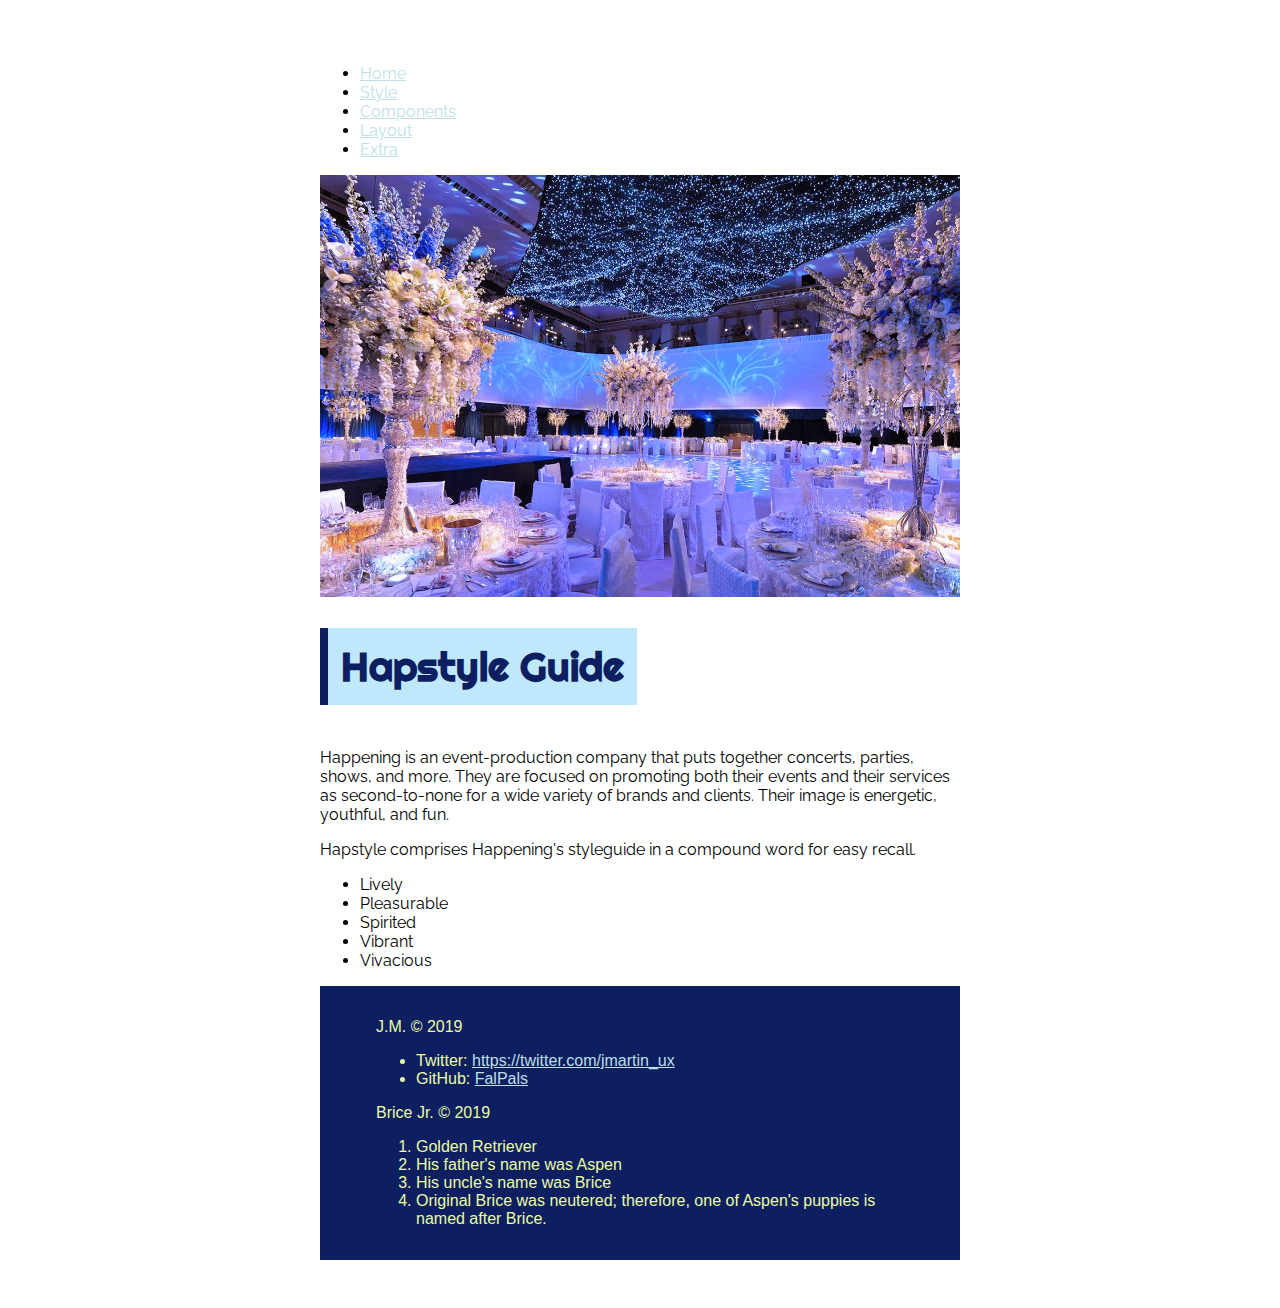
<file: index.html>
<!DOCTYPE html>
<html lang="en-us">

<head>

	<meta charset="UTF-8">
	<meta name="viewport" content="width=device-width, initial-scale=1">

    <title>Style Guide for Happening</title>
    
    <link href="hapstyle.css" rel="stylesheet">
    <link href="https://fonts.googleapis.com/css?family=Raleway:400,400i,700|Righteous&display=swap" rel="stylesheet">
</head>

<body>
    <!--Elements visible to users goes here-->
    <nav>
        <ul>
            <li><a href="index.html">Home</a></li>
            <li><a href="style.html">Style</a></li>
            <li><a href="components.html">Components</a></li>
            <li><a href="layouts.html">Layout</a></li>
            <li><a href="Happenings_Glasses.html">Extra</a></li>
        </ul>
    </nav>

<main>

    <img src="image3.png" alt="wineglass" width="100%">

    <h1>Hapstyle Guide</h1>

    <p>Happening is an event-production company that puts together concerts, parties, shows, and more. They are focused on promoting both their events and their services as second-to-none for a wide variety of brands and clients. Their image is energetic, youthful, and fun.</p>
    <p>Hapstyle comprises Happening's styleguide in a compound word for easy recall.</p>
    
    <ul>
        <li>Lively</li>
        <li>Pleasurable</li>
        <li>Spirited</li>
        <li>Vibrant</li>
        <li>Vivacious</li>
    </ul> 
</main>
<footer>
        <figure>
            J.M. &copy; 2019
            <ul>
            <li>Twitter:    <a href="https://twitter.com/jmartin_ux">https://twitter.com/jmartin_ux</a></li>
            <li>GitHub:     <a href="https://github.com/Falpals">FalPals</a></li></ul>
        </figure>
            
        <figure>
            Brice Jr. &copy; 2019
            <ol>
            <li>Golden Retriever</li>
            <li>His father's name was Aspen</li>
            <li>His uncle's name was Brice</li>
            <li>Original Brice was neutered; therefore, one of Aspen's puppies is named after Brice.</li>
            </ol>
        </figure>

</body>
</html>
</file>
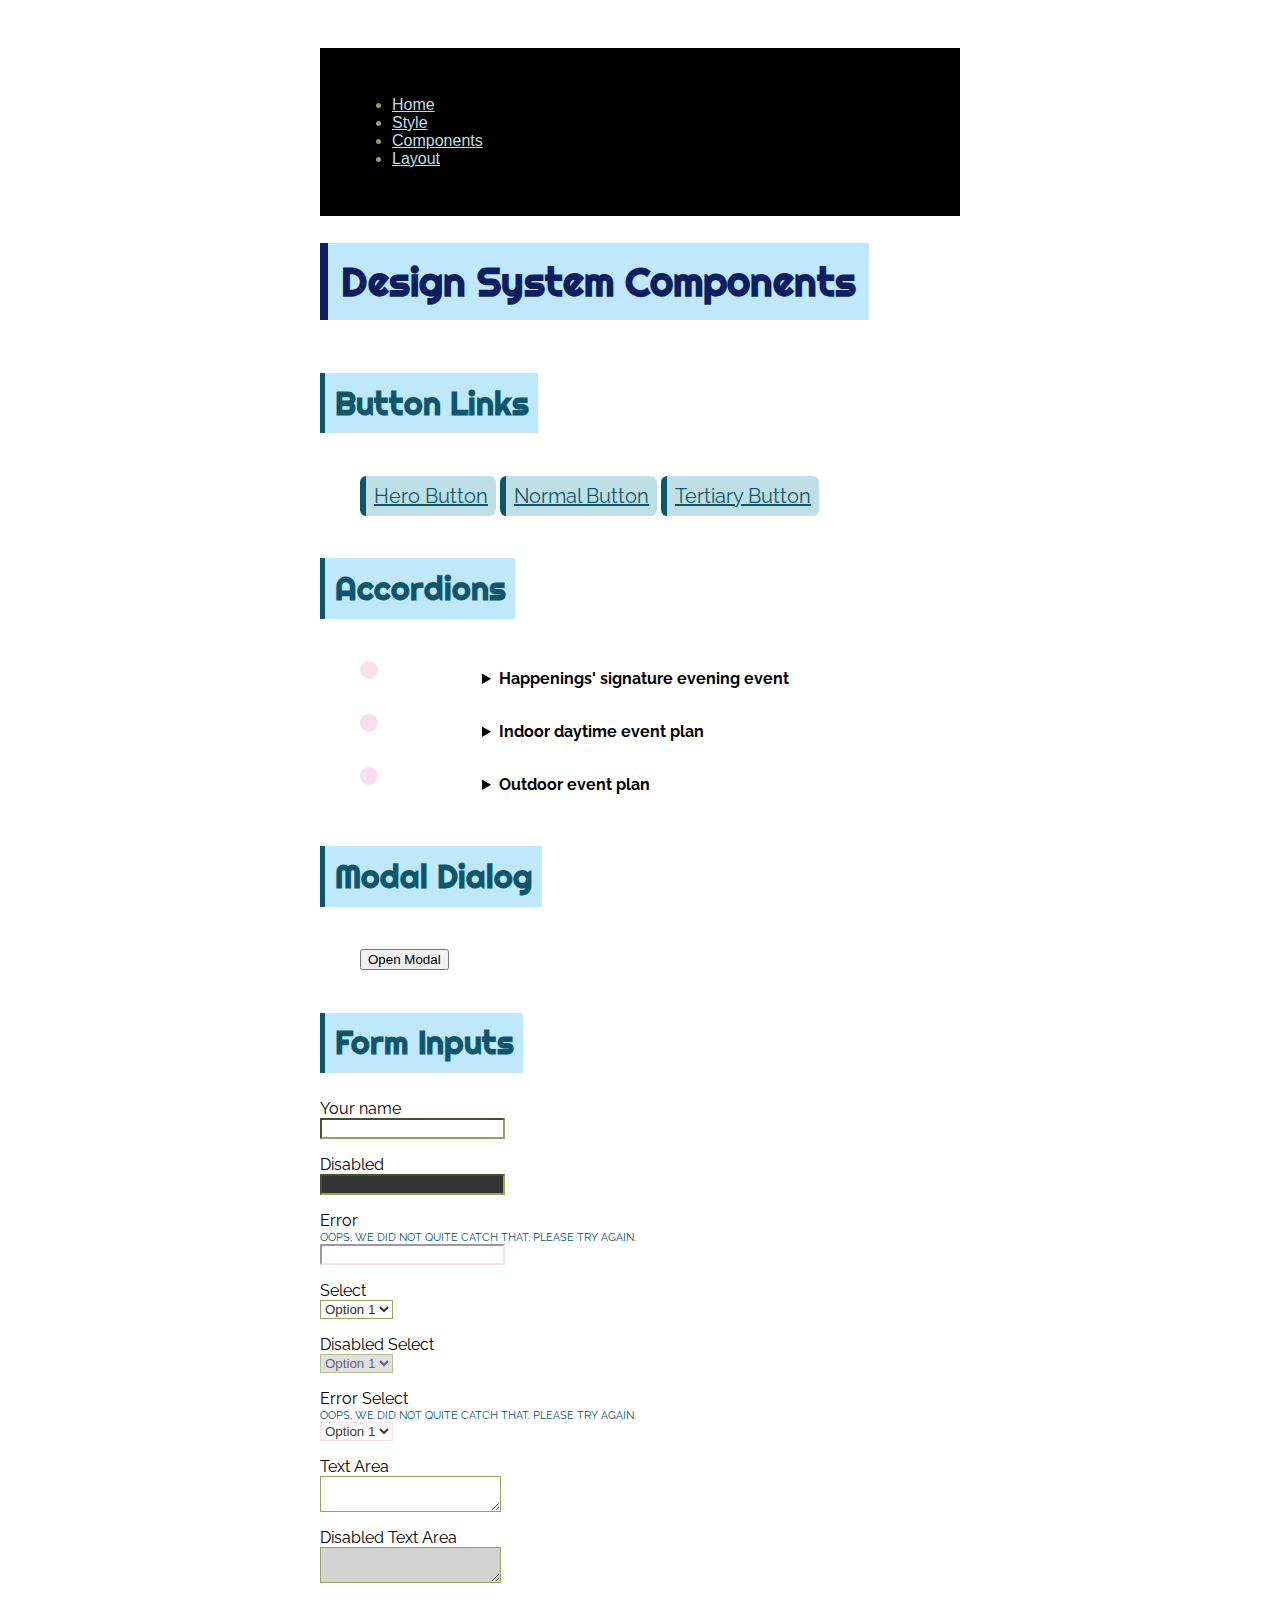
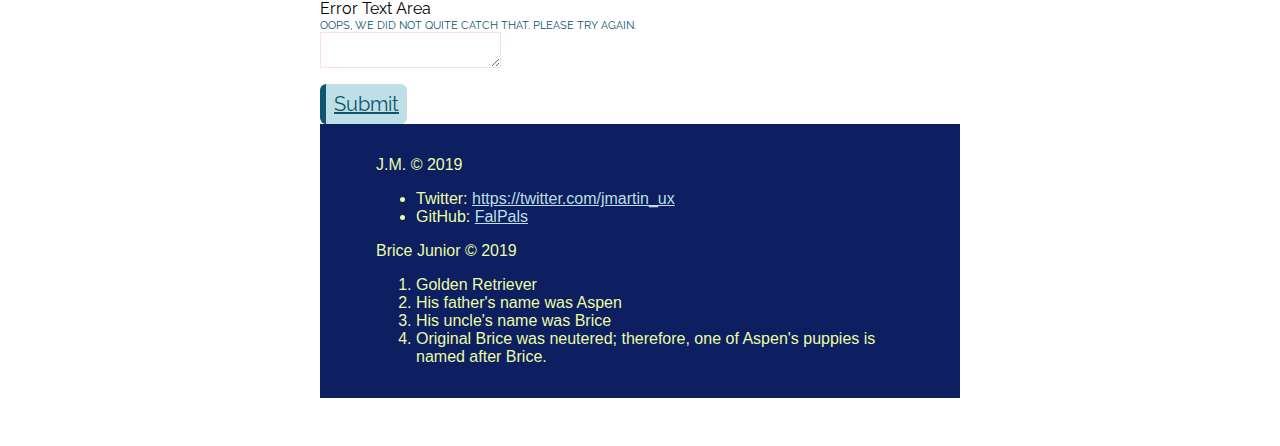
<file: components.html>
<!DOCTYPE html>
<html lang="en-us">

<head>

	<meta charset="UTF-8">
	<meta name="viewport" content="width=device-width, initial-scale=1">

    <title>Style Guide for Happening</title>
    
    <link href="hapstyle.css" rel="stylesheet">

    <link href="https://fonts.googleapis.com/css?family=Raleway:400,400i,700|Righteous&display=swap" rel="stylesheet">
</head>

<body>
    <header>
        <nav>
            <ul>
                <li><a href="index.html">Home</a></li>
                <li><a href="style.html">Style</a></li>
                <li><a href="components.html">Components</a></li>
                <li><a href="layouts.html">Layout</a></li>
            </ul>
        </nav>
    </header>
    <main>

        <h1>Design System Components</h1>
        <h2>Button Links</h2>
        <figure>
            <a href="" class="button-link button-link-hero">Hero Button</a>

            <a href="" class="button-link">Normal Button</a>

            <a href="" class="button-link button-link-tertiary">Tertiary Button</a>
        </figure>

        <h2>Accordions</h2>
        <figure>
            <details>
                <summary>
                        <strong>Happenings' signature evening event</strong>
                </summary>

                <div>
                    <p>Details of evening events</p>
                </div>

            </details>

            <details>
                <summary>
                    <strong>Indoor daytime event plan</strong>
                </summary>

                <div>
                    <p>Details of next level event</p>
                </div>

            </details>

            <details>
                <summary>
                    <strong>Outdoor event plan</strong>
                </summary>
    
                <div>
                    <p>Details of outdoor event</p>
                </div>
    
            </details>
        </figure>


        <h2>Modal Dialog</h2>

        <figure>
            <button id="open-modal" type="button">Open Modal</button>

            <dialog id="modal-demo">Three Animated Buttons</dialog>
        </figure>
    </main>

        <h2>Form Inputs</h2>

        <form action="">
            <label for="name">Your name</label>
            <input type="text" id="name" name="name">

            <label for="name">Disabled</label>
            <input type="text" id="name" name="name" disabled>

            <label for="name">Error</label>
            <div class="errormsg">OOPS, WE DID NOT QUITE CATCH THAT.  PLEASE TRY AGAIN.</div>
            <input type="text" id="name" name="name" class="error">

            


            
            <label for="select">Select</label>
            <select id="select" name="select">
                <option>Option 1</option>
                <option>Option 2</option>
                <option>Option 3</option>
            </select>

            <label for="select">Disabled Select</label>
            <select id="select" name="select" disabled>
                <option>Option 1</option>
                <option>Option 2</option>
                <option>Option 3</option>
            </select>

            <label for="select">Error Select</label>
            <div class="errormsg">OOPS, WE DID NOT QUITE CATCH THAT.  PLEASE TRY AGAIN.</div>
            <select id="select" name="select" class="error">   
                <option>Option 1</option>
                <option>Option 2</option>
                <option>Option 3</option>
            </select>
                            
            <label for="textarea">Text Area</label>
            <textarea id="textarea" name="textarea"></textarea>

            <label for="disabledtextarea" name="disabledtextarea">Disabled Text Area</label>
            <textarea id="textarea" name="disabledtextarea" disabled></textarea>

            <label for="errortextarea">Error Text Area</label>
            <div class="errormsg">OOPS, WE DID NOT QUITE CATCH THAT.  PLEASE TRY AGAIN.</div>
            <textarea id="textarea" name="select" class="error"></textarea>


            <a href="" class="button-link"> Submit </a>





        

        </form>


    <footer>
            <figure>
                J.M. &copy; 2019
                <ul>
                <li>Twitter:    <a href="https://twitter.com/jmartin_ux">https://twitter.com/jmartin_ux</a></li>
                <li>GitHub:     <a href="https://github.com/Falpals">FalPals</a></li></ul>
            </figure>
                
            <figure>
                Brice Junior &copy; 2019
                <ol>
                <li>Golden Retriever</li>
                <li>His father's name was Aspen</li>
                <li>His uncle's name was Brice</li>
                <li>Original Brice was neutered; therefore, one of Aspen's puppies is named after Brice.</li>
                </ol>
            </figure>



<script>
        document.addEventListener('DOMContentLoaded', function(){
        
        const modal = document.querySelector('dialog');
        const open = document.getElementById('open-modal');
        
        open.addEventListener('click', () => {
        modal.showModal();
        });
        
        modal.addEventListener('click', event => {
        if (event.target === modal) {
        modal.close('cancelled');
        }
        });
        
        });
        </script>
        
    </body>        

</html>
</file>
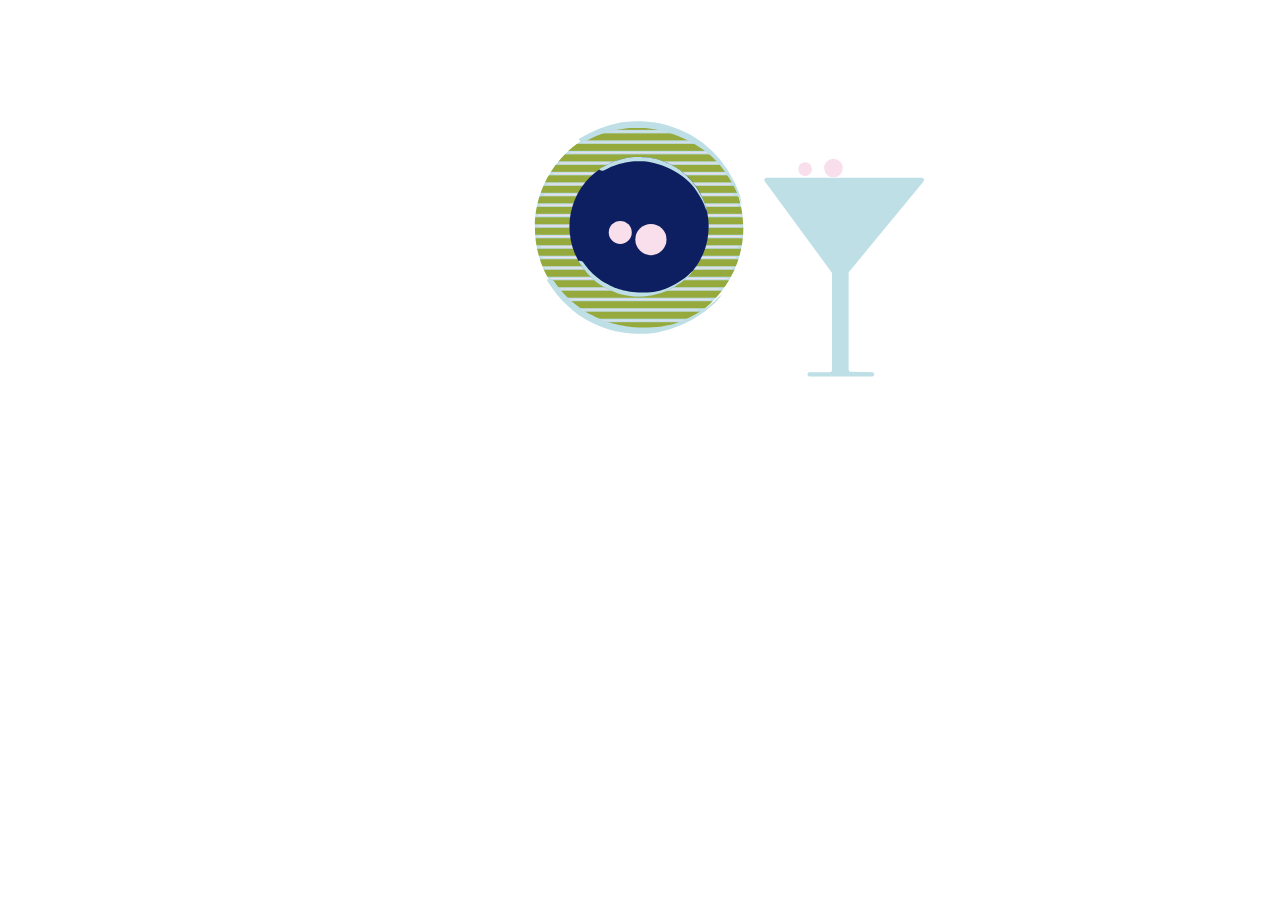
<file: Happenings_Glasses.html>
<!DOCTYPE html>
<html lang="en-us">

<head>

	<meta charset="UTF-8">
	<meta name="viewport" content="width=device-width, initial-scale=1">

    <title>Style Guide for Happening</title>
    
    <link href="hapstyle.css" rel="stylesheet">
    
</head>

<body>

    <svg xmlns="http://www.w3.org/2000/svg" viewBox="0 0 1277.94 722.57">

    <g class="Green_stripes" data-name="Green stripes">
    <circle cx="637.14" cy="359.06" r="209.47" style="fill:#bedfe6"/>
    <rect x="409.05" y="170.48" width="458.06" height="13.96" style="fill:#95a93d"/>
    <rect x="409.05" y="149.53" width="458.06" height="13.96" style="fill:#95a93d"/>
    <rect x="409.05" y="191.43" width="458.06" height="13.96" style="fill:#95a93d"/>
    <rect x="409.05" y="212.37" width="458.06" height="13.96" style="fill:#95a93d"/>
    <rect x="409.05" y="233.32" width="458.06" height="13.96" style="fill:#95a93d"/>
    <rect x="409.05" y="254.27" width="458.06" height="13.96" style="fill:#95a93d"/>
    <rect x="409.05" y="275.21" width="458.06" height="13.96" style="fill:#95a93d"/>
    <rect x="409.05" y="296.16" width="458.06" height="13.96" style="fill:#95a93d"/>
    <rect x="409.05" y="317.11" width="458.06" height="13.96" style="fill:#95a93d"/>
    <rect x="409.05" y="338.05" width="458.06" height="13.96" style="fill:#95a93d"/>
    <rect x="409.05" y="359" width="458.06" height="13.96" style="fill:#95a93d"/>
    <rect x="409.05" y="379.95" width="458.06" height="13.96" style="fill:#95a93d"/>
    <rect x="409.05" y="400.89" width="458.06" height="13.96" style="fill:#95a93d"/>
    <rect x="409.05" y="421.84" width="458.06" height="13.96" style="fill:#95a93d"/>
    <rect x="409.05" y="442.79" width="458.06" height="13.96" style="fill:#95a93d"/>
    <rect x="409.05" y="463.74" width="458.06" height="13.96" style="fill:#95a93d"/>
    <rect x="409.05" y="484.68" width="458.06" height="13.96" style="fill:#95a93d"/>
    <rect x="409.05" y="505.63" width="458.06" height="13.96" style="fill:#95a93d"/>
    <rect x="409.05" y="526.58" width="458.06" height="13.96" style="fill:#95a93d"/>
    <rect x="409.05" y="547.52" width="458.06" height="13.96" style="fill:#95a93d"/>
    </g>

    <g class="STRIPES_pink" data-name="STRIPES pink">
    <rect x="524.76" y="187.34" width="225.67" height="1.19" style="fill:#f9deeb"/>
    <rect x="519.3" y="522.47" width="235.07" height="1.24" style="fill:#f9deeb"/>
    <rect x="549.64" y="543.57" width="176.89" height="0.93" style="fill:#f9deeb"/>
    <rect x="499.69" y="208.15" width="275.8" height="1.45" style="fill:#f9deeb"/>
    <rect x="497.52" y="501.4" width="281.32" height="1.48" style="fill:#f9deeb"/>
    <rect x="466.01" y="249.87" width="342.17" height="1.8" style="fill:#f9deeb"/>
    <rect x="460.82" y="459.32" width="352.54" height="1.86" style="fill:#f9deeb"/>
    <rect x="454.81" y="270.76" width="364.41" height="1.92" style="fill:#f9deeb"/>
    <rect x="449.15" y="438.31" width="374.72" height="1.98" style="fill:#f9deeb"/>
    <rect x="444.71" y="417.22" width="385.58" height="2.03" style="fill:#f9deeb"/>
    <rect x="440.77" y="396.14" width="393.45" height="2.07" style="fill:#f9deeb"/>
    <rect x="434.87" y="333.11" width="405.26" height="2.14" style="fill:#f9deeb"/>
    <rect x="434.87" y="354.17" width="405.26" height="2.14" style="fill:#f9deeb"/>
    <rect x="434.87" y="375.24" width="405.26" height="2.14" style="fill:#f9deeb"/>
    <rect x="439.78" y="312.9" width="393.45" height="2.07" style="fill:#f9deeb"/>
    <rect x="447.28" y="291.88" width="378.47" height="1.99" style="fill:#f9deeb"/>
    <rect x="479.41" y="228.99" width="316.53" height="1.67" style="fill:#f9deeb"/>
    <rect x="477.27" y="480.35" width="319.63" height="1.68" style="fill:#f9deeb"/>
    <rect x="561.54" y="167.01" width="153.61" height="0.81" style="fill:#f9deeb"/>
    </g>

    <g class="navyblue" data-name="navyblue">
    <circle cx="637.09" cy="356.52" r="139.02" style="fill:#0d1f60"/>
    </g>

    <g class="piece-circle-2" data-name="2-piece circle">
    <path d="M7076.5,7264.47s3.3-2.16,8.22.63c5.38,5.22,12.34,21.51,43.75,42,23.61,12.23,25,12.86,51.65,18.55,15.44,2.69,47.86,3.16,69.68-5.69,18.81-6.79,38.89-20.45,46.48-27.62s9.28-8.43,9.28-8.43-3.09,7.82-22.35,22.35a147.76,147.76,0,0,1-60.45,27.14c-23.09,4.43-49.33,1.26-66.88-4.27-34.47-12.33-45.54-24.51-56.45-34.79C7088.79,7284.33,7076.92,7265.31,7076.5,7264.47Z" transform="translate(-6560.73 -6838.97)" style="fill:#bedfe6"/>
    <path d="M7118.21,7081.22s2,3.38,7.67,3c7.12-2.34,20.5-13.95,57.71-18.65,26.59-.67,28.14-.61,54.57,5.91,15.06,4.33,44.42,18.08,60.17,35.59,13.95,14.33,26,35.4,29.73,45.16s4.65,11.64,4.65,11.64.64-8.38-10.32-29.87a147.53,147.53,0,0,0-42.5-50.84c-18.82-14.08-43.81-22.72-62-25.41-36.4-4-51.67,2.12-66,6.59C7138,7068.73,7119,7080.65,7118.21,7081.22Z" transform="translate(-6560.73 -6838.97)" style="fill:#bedfe6"/>
    </g>

    <g class="overall_mask_out_for_circle" data-name="overall mask out for circle">
    <path d="M7838.66,7561.54H6560.73V6839H7838.66ZM7198,6989.2c-115,0-208.19,93.2-208.19,208.18S7083,7405.57,7198,7405.57s208.18-93.21,208.18-208.19S7313,6989.2,7198,6989.2Z" transform="translate(-6560.73 -6838.97)" style="fill:#fff"/>
    </g>

    <g class="martini_glass" data-name="martini glass">
    <path d="M7448.84,7105.18l133.37,181.49a4.36,4.36,0,0,1,.86,2.6l-.07,192.57a4.4,4.4,0,0,1-4.4,4.4h-40a4.38,4.38,0,0,0-3.82,2.22h0a4.39,4.39,0,0,0,3.82,6.57H7663a4.4,4.4,0,0,0,3.45-7.13l0,0a4.38,4.38,0,0,0-3.36-1.66l-42.49-.85a4.39,4.39,0,0,1-4.31-4.4l0-192.52a4.37,4.37,0,0,1,1-2.79l148.51-180.22a4.4,4.4,0,0,0-3.39-7.2l-309.93,0A4.4,4.4,0,0,0,7448.84,7105.18Z" transform="translate(-6560.73 -6838.97)" style="fill:#bedfe6"/>
    </g>

    <g class="bubble_pink" data-name="bubble pink">
        <circle class="bubble1" cx="968.74" cy="241.68" r="13.68" style="fill:#f9deeb"/>
        <circle class="bubble2" cx="1025.2" cy="239.73" r="18.57" style="fill:#f9deeb"/>
    </g>

    <g class="green_circle" data-name="green circle">
        <circle class="top-view-bubble1" cx="660.79" cy="382.55" r="31.13" style="fill:#f9deeb"/>
        <circle class="top-view-bubble2" cx="599.57" cy="368.21" r="22.98" style="fill:#f9deeb"/>
    </g>

    <g class="_2-piece_border" data-name="2-piece border">
    <path d="M7013.41,7301.76s5-3.27,12.54,1c8.21,7.91,18.83,32.62,66.76,63.71,36,18.55,38.21,19.51,78.83,28.15,23.57,4.07,73,4.79,106.34-8.64,28.7-10.29,59.36-31,70.94-41.89s14.16-12.79,14.16-12.79-4.73,11.86-34.11,33.9a226,226,0,0,1-92.26,41.17c-35.23,6.71-75.28,1.92-102.07-6.48-52.6-18.71-69.5-37.17-86.15-52.76C7032.16,7331.89,7014.05,7303,7013.41,7301.76Z" transform="translate(-6560.73 -6838.97)" style="fill:#bedfe6"/>
    <path d="M7077.53,7021s3,5.18,11.63,4.77c10.91-3.38,31.6-20.67,88.5-26.92,40.58-.39,43-.27,83.12,10.24,22.89,6.94,67.36,28.48,91,55.4,20.94,22.06,38.89,54.31,44.29,69.21s6.82,17.76,6.82,17.76,1.17-12.7-15-45.54a224.4,224.4,0,0,0-63.64-78.13c-28.39-21.79-66.32-35.48-94-40-55.44-6.9-78.89,2-100.83,8.45C7107.94,7002.53,7078.68,7020.16,7077.53,7021Z" transform="translate(-6560.73 -6838.97)" style="fill:#bedfe6"/>
    </g>
    </svg>

</body>

</html>
</file>
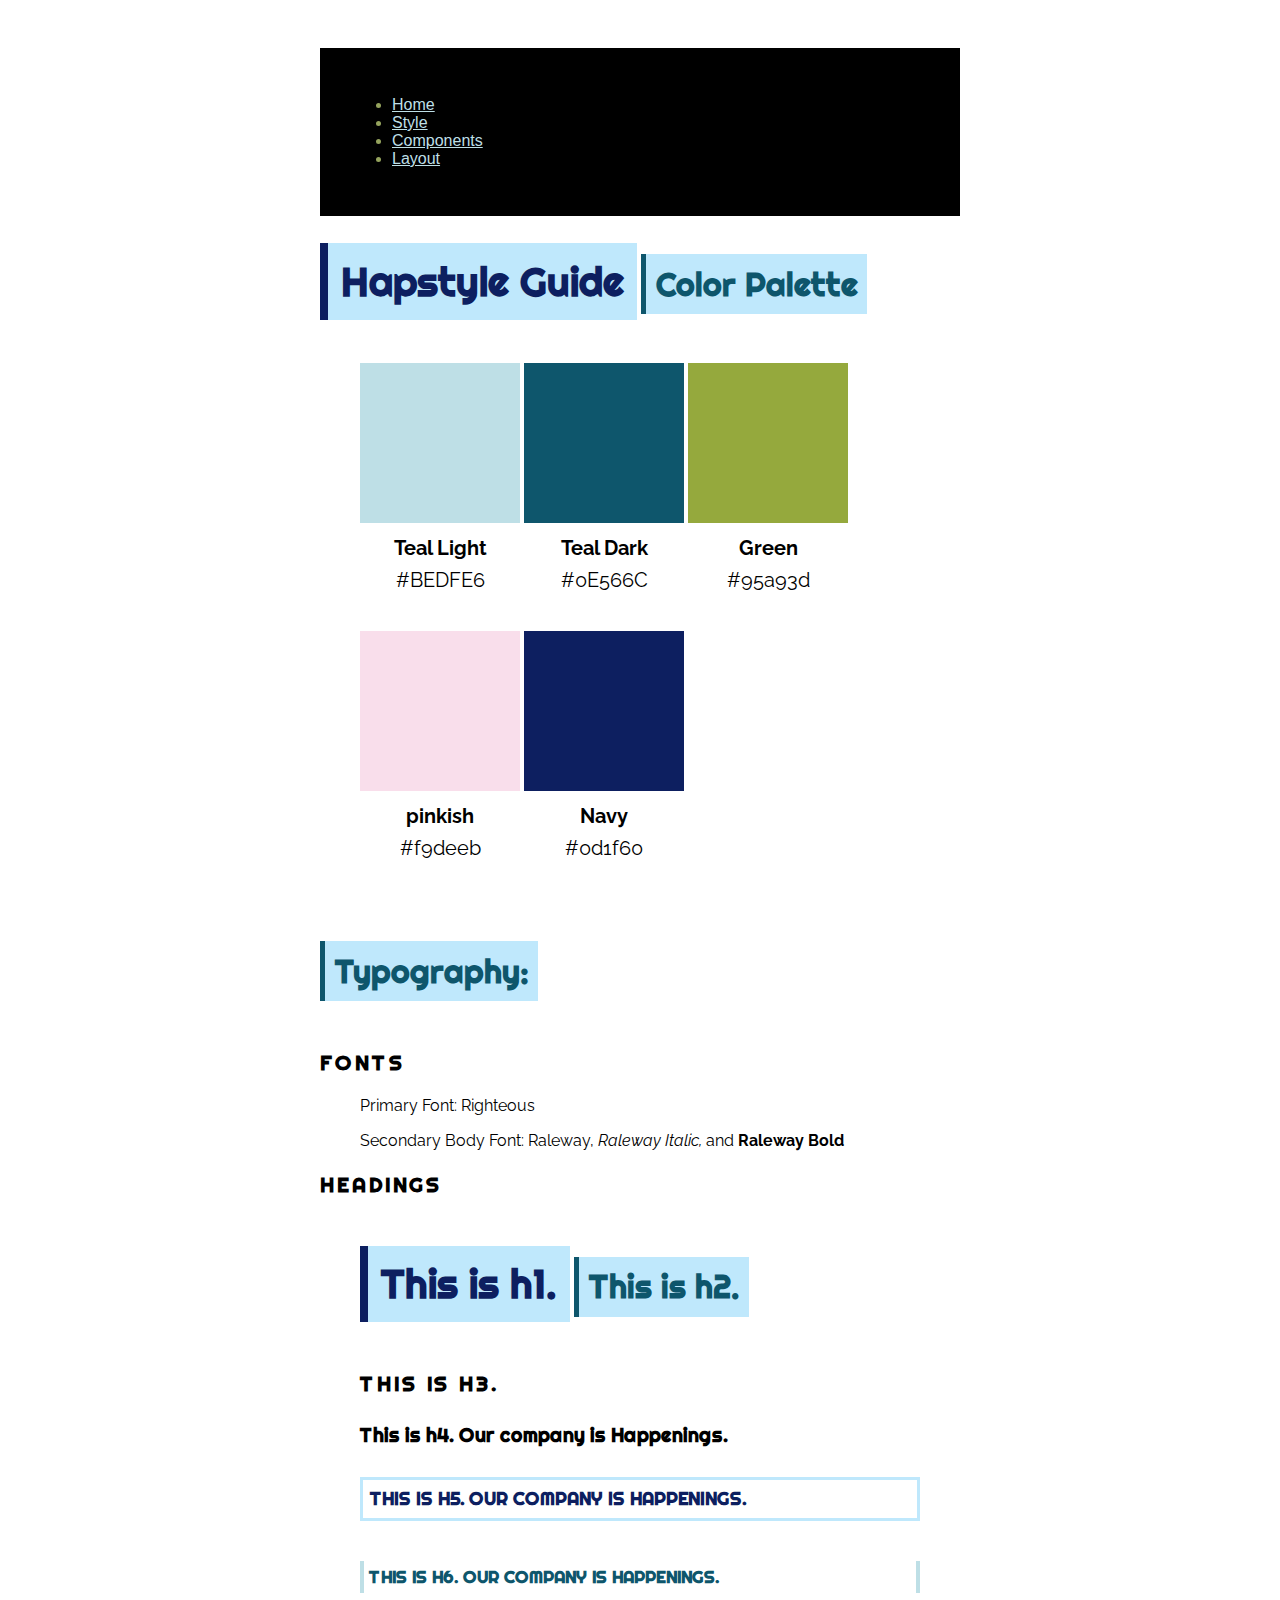
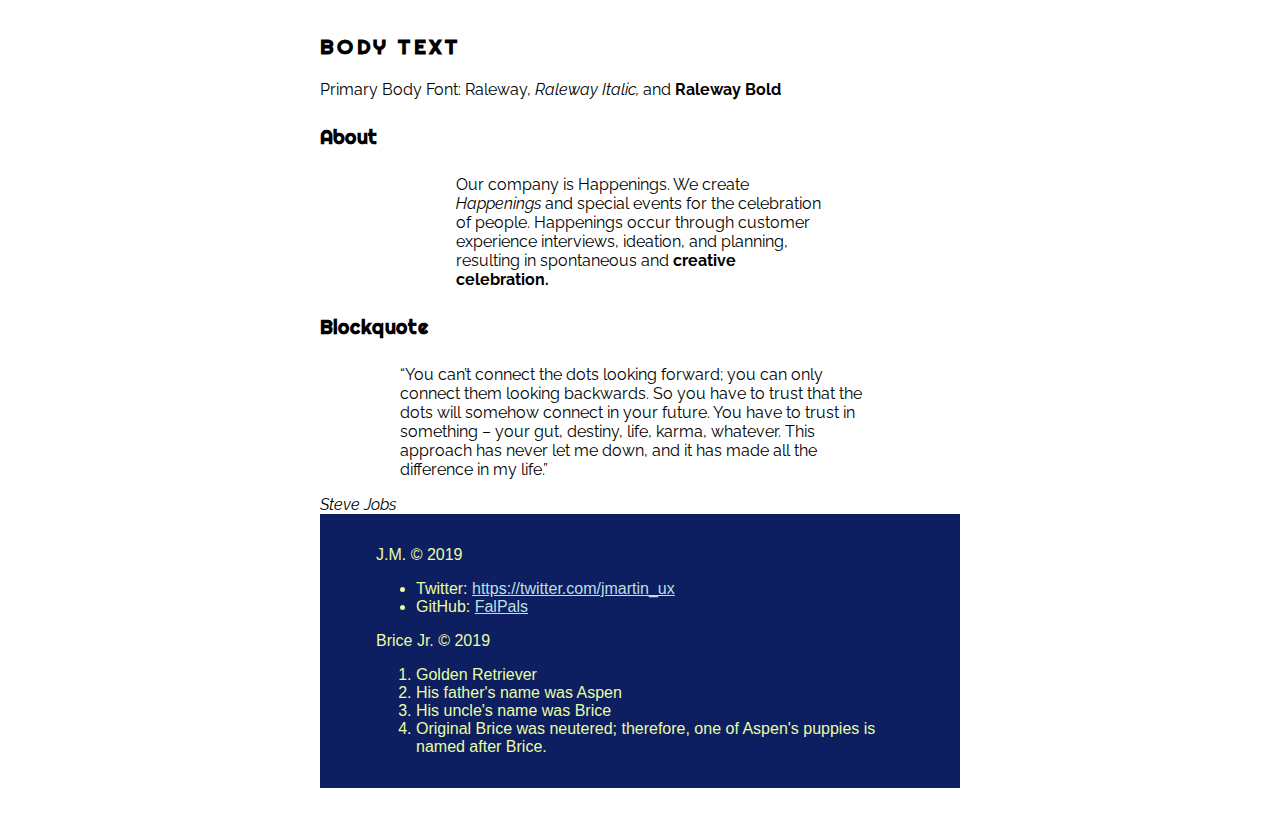
<file: style.html>
<!DOCTYPE html>
<html lang="en-us">

<head>

	<meta charset="UTF-8">
	<meta name="viewport" content="width=device-width, initial-scale=1">

    <title>Style Guide for Happening</title>
    
    <link href="hapstyle.css" rel="stylesheet">

    <link href="https://fonts.googleapis.com/css?family=Raleway:400,400i,700|Righteous&display=swap" rel="stylesheet">
   
</head>

<body>
    <!--Elements visible to users goes here-->
    <header>
        <nav>
            <ul>
                <li><a href="index.html">Home</a></li>
                <li><a href="style.html">Style</a></li>
                <li><a href="components.html">Components</a></li>
                <li><a href="layouts.html">Layout</a></li>
            </ul>
        </nav>
    </header>


    <main>
        <h1>Hapstyle Guide</h1>

        <h2>Color Palette</h2>


        <figure>
            <svg class="color-swatch" version="1.1" xmlns="http://www.w3.org/2000/svg"  x="0px" y="0px" viewBox="0 0 100 165" style="max-width: 10rem;">
                <rect width="100" height="100"  fill="#BEDFE6" />
                <text x="50" y="120" text-anchor="middle" font-weight="bold" font-size="80%">Teal Light</text>
                <text x="50" y="140" text-anchor="middle" font-size="80%">#BEDFE6</text>
            </svg>

            <svg class="color-swatch" version="1.1" xmlns="http://www.w3.org/2000/svg"  x="0px" y="0px" viewBox="0 0 100 165" style="max-width: 10rem;">
                <rect width="100" height="100"  fill="#0E566C" />
                <text x="50" y="120" text-anchor="middle" font-weight="bold" font-size="80%">Teal Dark</text>
                <text x="50" y="140" text-anchor="middle" font-size="80%">#0E566C</text>
            </svg>

            <svg class="color-swatch" version="1.1" xmlns="http://www.w3.org/2000/svg"  x="0px" y="0px" viewBox="0 0 100 165" style="max-width: 10rem;">
                <rect width="100" height="100"  fill="#95a93d" />
                <text x="50" y="120" text-anchor="middle" font-weight="bold" font-size="80%">Green</text>
                <text x="50" y="140" text-anchor="middle" font-size="80%">#95a93d</text>
            </svg>
            
            <svg class="color-swatch" version="1.1" xmlns="http://www.w3.org/2000/svg"  x="0px" y="0px" viewBox="0 0 100 165" style="max-width: 10rem;">
                <rect width="100" height="100"  fill="#f9deeb" />
                <text x="50" y="120" text-anchor="middle" font-weight="bold" font-size="80%">pinkish</text>
                <text x="50" y="140" text-anchor="middle" font-size="80%">#f9deeb</text>
            </svg>

            <svg class="color-swatch" version="1.1" xmlns="http://www.w3.org/2000/svg"  x="0px" y="0px" viewBox="0 0 100 165" style="max-width: 10rem;">
                <rect width="100" height="100"  fill="#0d1f60" />
                <text x="50" y="120" text-anchor="middle" font-weight="bold" font-size="80%">Navy</text>
                <text x="50" y="140" text-anchor="middle" font-size="80%">#0d1f60</text>
            </svg>
        </figure>

        <h2>Typography:</h2>
        <h3>Fonts</h3>
        <figure>
            <p class="example-righteous">Primary Font: Righteous</p>
            <p class="example-righteous">Secondary Body Font: Raleway, <em>Raleway Italic,</em> and <strong>Raleway Bold</strong></p>

        </figure>

        <h3>Headings</h3>
        <figure>
            <h1>This is h1.</h1>
            <h2>This is h2.</h2>
            <h3>This is h3.</h3>
            <h4>This is h4. Our company is Happenings.</h4>
            <h5>This is h5. Our company is Happenings.</h5>
            <h6>This is h6. Our company is Happenings.</h6>
        </figure>

        <h3>Body Text</h3>
            <body>Primary Body Font: Raleway, <em>Raleway Italic,</em> and <strong>Raleway Bold</strong></body>

        <h4>About</h4>
        <figure>
            <aside>Our company is Happenings. We create <em>Happenings</em> and special events for the celebration of people.  Happenings occur through customer experience interviews, ideation, and planning, resulting in spontaneous and <strong>creative celebration.</strong>  </aside>
        </figure>

        <h4>Blockquote</h4>
        <figure>
            <blockquote>“You can’t connect the dots looking forward; you can only connect them looking backwards. So you have to trust that the dots will somehow connect in your future. You have to trust in something – your gut, destiny, life, karma, whatever. This approach has never let me down, and it has made all the difference in my life.”
            </blockquote>
        </figure>
            <cite>Steve Jobs
            </cite>



    </main>
    <footer>
        <figure>
            J.M. &copy; 2019
            <ul>
            <li>Twitter:    <a href="https://twitter.com/jmartin_ux">https://twitter.com/jmartin_ux</a></li>
            <li>GitHub:     <a href="https://github.com/Falpals">FalPals</a></li></ul>
        </figure>
            
        <figure>
            Brice Jr. &copy; 2019
            <ol>
            <li>Golden Retriever</li>
            <li>His father's name was Aspen</li>
            <li>His uncle's name was Brice</li>
            <li>Original Brice was neutered; therefore, one of Aspen's puppies is named after Brice.</li>
            </ol>
        </figure>
    
    </footer>    
</body>
</html>
</file>
<file: hapstyle.css>
/*============
C O L O R S
==============*/
html {
    --color-greenish: #bedfe6;
    --color-green-light: #98fb98; 
}

/*=================
T Y P O G R A P H Y
===================*/
html {
    font-family: var(--font-body);
    --color-darkteal: #0E566C;
    --color-navy: #0d1f60;
    --color-skyblue: #bfe8fc;
    --color-pinkpale: #f9deep;
    --color-green: #95a35d;
 
    --font-body: 'Raleway', sans-serif;
    --font-secondary: 'Righteous', sans-serif;
 
    --ratio: 1.067;
 
    --size-1: calc( 1rem * var(--ratio) );
    --size-2: calc( var(--size-1) * var(--ratio) );
    --size-3: calc( var(--size-2) * var(--ratio) );
    --size-4: calc( var(--size-3) * var(--ratio) );
    --size-5: calc( var(--size-4) * var(--ratio) );
    --size-6: calc( var(--size-5) * var(--ratio) );
 
    --margin: calc( var(--margin-standard: 2rem * var(--ratio)));
 
}

html {
    font-family: 'Raleway', sans-serif;
    --color-darkteal: #0E566C;
    --color-navy: #0d1f60;
    --color-skyblue: #bfe8fc;
    --color-pinkpale: #f9deep;
    --color-green: #95a35d;

}

h1, h2, h3, h4, h5, h6 {
    font-family: 'Righteous';
}

h1 {
    background-color: #bfe8fc;
	border-left: .5rem solid;
    color: var( --color-navy);
	display: inline-block;
	font-size: 2.5rem;
	padding: .324em
}

h2 {
    background-color: #bfe8fc;
    border-left: .34rem solid;
    color: #0E566C;
	display: inline-block;
	font-size: 2rem;
    padding: .3em
}

h3 {
    font-size: var(--size-4);
    letter-spacing: .14em;
    text-transform: uppercase;
}
 
h4 {
    font-size: var(--size-3);
 
}
 
h5 {
    border: solid #bfe8fc;
    color: #0d1f60;
    font-size: var(--size-2);
    padding: .4em;
    text-transform: uppercase;
}
 
h6 {
    border-left: .3rem solid #bedfe6;
    border-right: .3rem solid #bedfe6;
    color: #0E566C;
    font-size: var(--size-1);
    padding: .3em;
    text-transform: uppercase; 
}

a {
    color: var(--color-greenish);
}
    
/*=============================
H E A D E R   C O M P O N E N T
===============================*/
header {
    font-family: 'Raleway-700', sans-serif;
    background-color: #000000;
    color: #95a35d;
    padding: 2rem;
}

/*=============================
F O O T E R   C O M P O N E N T
===============================*/
 footer {
    font-family: 'Roboto', sans-serif;
    background-color: #0d1f60;
    color: #eafca5;
    padding: 1rem 1rem;
}

/*===========
L A Y O U T
============*/
body {
    margin: 1rem auto;
    max-width: 40rem;
    text-align: left;
    padding: 2rem;
}
aside {
    padding: 0rem 6rem 0 6rem;
} 

/*=======================
B U T T O N    L I N K S
========================*/
.button-link {  
    background-color: #BEDFE6;
    border-left: .4rem solid;
    border-radius: .4rem;
    color: #0E566C;
	display: inline-block;
	font-size: 1.25rem;
    padding: .4em
}

.button-link:hover, .button-link:focus {
    background-color: #0e566c;
    box-shadow: 4px 4px 4px rgba(0,0,0,.25);
    color: #bedfe6;
    transition: background-color 1.5s ease-out;
}

.button-link:active, .button-link:default {
    background-color:#bedfe6;
    color: #ffffff;
    transition: background-color 1.5s ease-out;
}

.button-link-hero {
    background-color: #bfe8fc;
    border-left: .5rem solid;
    border-radius: .5rem;
    color: #333;
    display: inline-block;
	font-size: 1.5rem;
    padding: .5em;
}

.button-link-hero:hover, .button-link-hero:focus {
    background-color: #333;
    color: #bfe8fc;
    transition: background-color 1.5s ease-out;
}

.button-link-hero:active, .button-link-hero:default {
    background-color: #bfe8fc;
    color: #ffffff;
    transition: background-color 1.5s ease-out;
}

.button-link-tertiary {
    background-color: #f9deeb;
    border-left: .4rem solid;
    border-radius: .4rem;
    color: #0d1f60;
	display: inline-block;
	font-size: 1.125rem;
    padding: .4em;
}

.button-link-tertiary:hover, .button-link-tertiary:focus {
    background-color: #ffffff;
    color: #333;
    transition: background-color 1.5s ease-out;  
}

.button-link-tertiary:active, .button-link-tertiary:default {
    color: #ffffff;
    background-color: #333;
    transition: background-color 1.5s ease-out;
}

/*============
E X A M P L E
=============*/


/*=================
A C C O R D I O N S
===================*/
details {
    border-left: 18.15px dotted #f9deeb;
    margin-left: 0rem;
    margin-bottom: 1.12rem;
    padding-left: 6rem;
}
summary {
    padding-left: 6rem;
}

/*======================
M O D A L   D I A L O G
=======================*/
dialog[open] {
    animation: grow-in 2.5s;
    background-color: #f9deeb;
    border-radius: .5rem;
    box-shadow: 6px 6px 6px rgba(0,0,0,.25);
}

@keyframes grow-in {
    0% {
        transform: scale(.080);
        background-color: #bedfe6;
    }

    30% {
        background-color: #0E566C;
        color: #ffffff;
        opacity: 1;
        transform: scale(2.2);
    }

    60% {
        transform: scale(.080)
    }

    100% {
        transform: scale(1);
    }
}
/*
summary {
    padding: .5rem;
} */

details {
    padding: .5rem;
}


/*========================
    F  O  R  M  S
 =======================*/

input:focus, select:focus, textarea:focus {
    box-shadow: 4px 4px 4px rgba(0,0,0,.25);
	outline: none;
}

.form-column {
    margin: 30px 0;
    width: 40%;
}

input[type="submit"]: hover {
    background: #449d44;
}

input {
    background-color: #ffffff;
    border-color: #95a35d;
    color: #333;
    display: block;
    margin: 0rem 0rem 1rem 0rem;
}

input[disabled] {
    background-color: #333;
    border-color: #95a35d;
    color: #ffffff;
}

input.error {
    background-color: #ffffff;
    border-color: #f9deeb;
    color: #404040;
}

select {
    background-color: #ffffff;
    border-color: #95a35d;
    color: #333;
    display: block;
    margin: 0rem 0rem 1rem 0rem;
    a:hover {
        text-shadow: -2px 2px 0 #404040, -4px 4px 0 #666;
    }
}

select[disabled] {
    background-color: lightgrey;
    border-color: #95a35d;
    color: #0d1f60;
}

select.error {
    background-color: #ffffff;
    border-color: #f9deeb;
    color: #404040;
}

textarea {
    background-color: #ffffff;
    border-color: #95a35d;
    color: #333;
    display: block;
    margin: 0rem 0rem 1rem 0rem;
}

textarea[disabled] {
    background-color: lightgrey;
    border-color: #95a35d;
    color: #ffffff;
}

textarea.error {
    background-color: #ffffff;
    border-color: #f9deeb;
    color: #404040;
}


.errormsg {
    color: #0E566C;
    font-size: .7rem;
}



/*=========================
 S U B M I T   B U T T O N
=========================*/

.button-link {  
    background-color: #BEDFE6;
    border-left: .4rem solid;
    border-radius: .4rem;
    color: #0E566C;
	display: inline-block;
	font-size: 1.25rem;
    padding: .4em
}

.button-link:hover, .button-link:focus {
    background-color: #0e566c;
    box-shadow: 4px 4px 4px rgba(0,0,0,.25);
    color: #bedfe6;
    transition: background-color 1.5s ease-out;
}

.button-link:active, .button-link:default {
    background-color:#bedfe6;
    color: #ffffff;
    transition: background-color 1.5s ease-out;





/*====================================
CODE FROM MR SPENCE's ONLINE TEXTBOOK
=====================================*/


input:not([type=submit]), textarea, select {
	border: 2px solid #0d1f60;
	margin-bottom: 1rem;
	padding: .5rem;
	-webkit-appearance: none; /*Makes selects behave on Chrome for Macs*/
}

input:not([type=submit]), textarea {
	min-width: 70%;
}

textarea {
	min-height: 5rem;
}

input[type=submit], button {
	background-color: #0d1f60;
	border-radius: .5rem;
	color: white;
	padding: .5rem 1rem;
}

input[type=submit]:active, button:active {
	background-color: #f9deeb;
	border-style: inset;
	box-shadow: none;
}

input[type=submit]:hover, button:hover {
	background-color: transparent;
	border-color: #0E566C;
	color: ##BEDFE6;
	cursor: pointer;
}

input[disabled] {
	background-color: lightgrey;
	border-color: gray;
	cursor: not-allowed;
}







/*================================
M A R T I N I   A N I M A T I O N
=================================*/
.bubble1 {
    animation: waft-up 2s ease-out;
    animation-fill-mode: forwards;
}

.bubble2 {
    animation: waft-up 2s ease-out;
    animation-fill-mode: forwards;
    animation-delay: .1s;
}

@keyframes waft-up {
    0% {
        transform: translateY(0);
    }

    100% {
        opacity: 0;
        transform: translateY(-380px);

    }
}

.top-view-bubble1 {
    animation: top-view-up 2s ease-out;
    animation-fill-mode: forwards;
}

@keyframes top-view-up {
    0% {
        opacity: 1;
    }

    100% {
        opacity: 0;

    }
}

.piece-circle-2 {
    animation: revolve 2s ease-out;
    transform-origin: 49.93% 49.9%;
}

@keyframes revolve {
    0% {
        transform: rotate(180deg);
    }
    100% {
        transform: rotate(0deg);
    }
}
</file>
